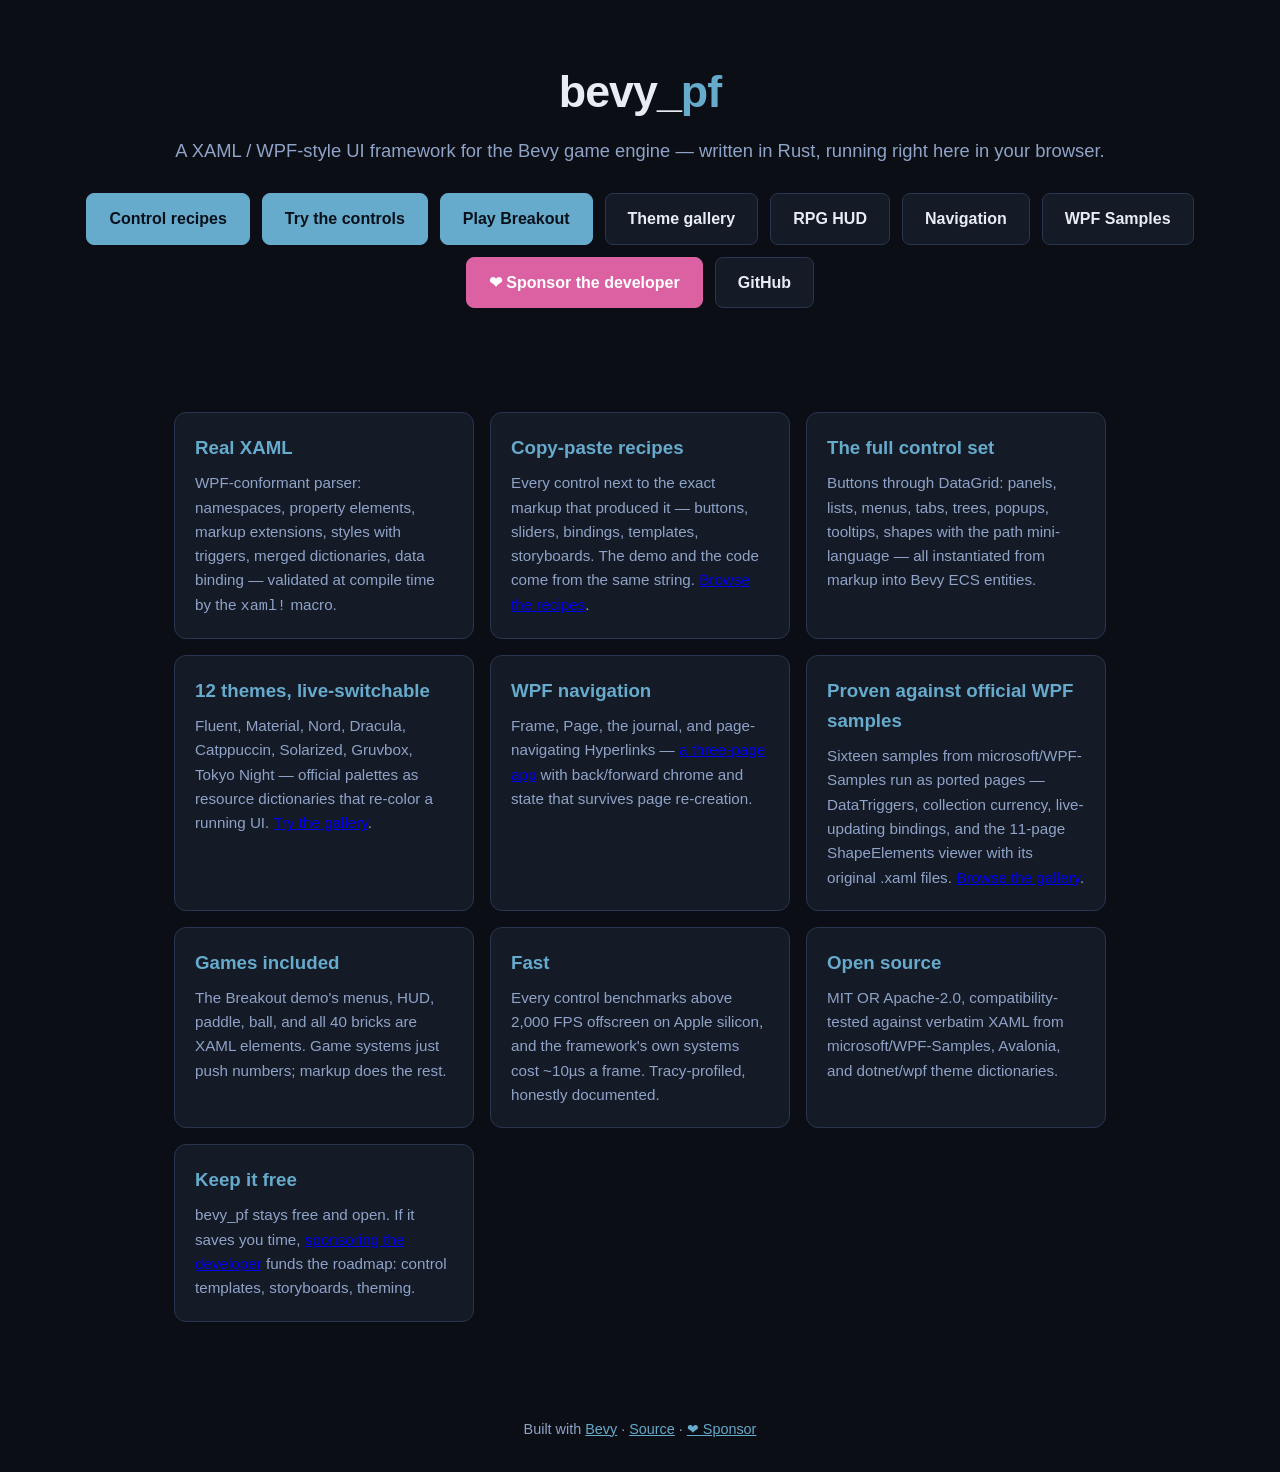
<file: site/index.html>
<!DOCTYPE html>
<html lang="en">
<head>
  <meta charset="utf-8">
  <meta name="viewport" content="width=device-width, initial-scale=1">
  <title>bevy_pf — XAML UI framework for Bevy</title>
  <link rel="stylesheet" href="style.css">
</head>
<body>
  <header class="hero">
    <h1>bevy_<span>pf</span></h1>
    <p class="tag">A XAML / WPF-style UI framework for the Bevy game engine — written in Rust, running right here in your browser.</p>
    <div class="buttons">
      <a class="btn primary" href="snippets.html">Control recipes</a>
      <a class="btn primary" href="showcase.html">Try the controls</a>
      <a class="btn primary" href="breakout.html">Play Breakout</a>
      <a class="btn" href="themes.html">Theme gallery</a>
      <a class="btn" href="rpg.html">RPG HUD</a>
      <a class="btn" href="navigation.html">Navigation</a>
      <a class="btn" href="wpf.html">WPF Samples</a>
      <a class="btn sponsor" href="https://github.com/sponsors/edgarhsanchez" target="_blank" rel="noopener">&#10084; Sponsor the developer</a>
      <a class="btn" href="https://github.com/edgarhsanchez/bevy_pf" target="_blank" rel="noopener">GitHub</a>
    </div>
  </header>

  <div class="wrap">
    <div class="grid">
      <div class="card">
        <h3>Real XAML</h3>
        <p>WPF-conformant parser: namespaces, property elements, markup extensions, styles with triggers, merged dictionaries, data binding — validated at compile time by the <code>xaml!</code> macro.</p>
      </div>
      <div class="card">
        <h3>Copy-paste recipes</h3>
        <p>Every control next to the exact markup that produced it — buttons, sliders, bindings, templates, storyboards. The demo and the code come from the same string. <a href="snippets.html">Browse the recipes</a>.</p>
      </div>
      <div class="card">
        <h3>The full control set</h3>
        <p>Buttons through DataGrid: panels, lists, menus, tabs, trees, popups, tooltips, shapes with the path mini-language — all instantiated from markup into Bevy ECS entities.</p>
      </div>
      <div class="card">
        <h3>12 themes, live-switchable</h3>
        <p>Fluent, Material, Nord, Dracula, Catppuccin, Solarized, Gruvbox, Tokyo Night — official palettes as resource dictionaries that re-color a running UI. <a href="themes.html">Try the gallery</a>.</p>
      </div>
      <div class="card">
        <h3>WPF navigation</h3>
        <p>Frame, Page, the journal, and page-navigating Hyperlinks — <a href="navigation.html">a three-page app</a> with back/forward chrome and state that survives page re-creation.</p>
      </div>
      <div class="card">
        <h3>Proven against official WPF samples</h3>
        <p>Sixteen samples from microsoft/WPF-Samples run as ported pages — DataTriggers, collection currency, live-updating bindings, and the 11-page ShapeElements viewer with its original .xaml files. <a href="wpf.html">Browse the gallery</a>.</p>
      </div>
      <div class="card">
        <h3>Games included</h3>
        <p>The Breakout demo's menus, HUD, paddle, ball, and all 40 bricks are XAML elements. Game systems just push numbers; markup does the rest.</p>
      </div>
      <div class="card">
        <h3>Fast</h3>
        <p>Every control benchmarks above 2,000 FPS offscreen on Apple silicon, and the framework's own systems cost ~10&micro;s a frame. Tracy-profiled, honestly documented.</p>
      </div>
      <div class="card">
        <h3>Open source</h3>
        <p>MIT OR Apache-2.0, compatibility-tested against verbatim XAML from microsoft/WPF-Samples, Avalonia, and dotnet/wpf theme dictionaries.</p>
      </div>
      <div class="card">
        <h3>Keep it free</h3>
        <p>bevy_pf stays free and open. If it saves you time, <a href="https://github.com/sponsors/edgarhsanchez" target="_blank" rel="noopener">sponsoring the developer</a> funds the roadmap: control templates, storyboards, theming.</p>
      </div>
    </div>
  </div>

  <footer>
    Built with <a href="https://bevy.org" target="_blank" rel="noopener">Bevy</a> &middot;
    <a href="https://github.com/edgarhsanchez/bevy_pf" target="_blank" rel="noopener">Source</a> &middot;
    <a href="https://github.com/sponsors/edgarhsanchez" target="_blank" rel="noopener">&#10084; Sponsor</a>
  </footer>
</body>
</html>
</file>
<file: site/style.css>
:root {
  --bg: #0b0e14;
  --panel: #141a26;
  --border: #2a3550;
  --text: #e8ecf4;
  --muted: #8fa3c8;
  --accent: #66aacc;
  --sponsor: #db61a2;
}
* { box-sizing: border-box; margin: 0; padding: 0; }
body {
  background: var(--bg);
  color: var(--text);
  font-family: -apple-system, BlinkMacSystemFont, "Segoe UI", Roboto, sans-serif;
  line-height: 1.6;
  min-height: 100vh;
}
.wrap { max-width: 980px; margin: 0 auto; padding: 24px; }
header.hero { text-align: center; padding: 56px 16px 40px; }
header.hero h1 { font-size: 2.8rem; letter-spacing: -1px; }
header.hero h1 span { color: var(--accent); }
header.hero p.tag { color: var(--muted); font-size: 1.15rem; margin-top: 8px; }
.buttons { display: flex; gap: 12px; justify-content: center; flex-wrap: wrap; margin-top: 28px; }
a.btn {
  display: inline-block; padding: 12px 22px; border-radius: 8px;
  text-decoration: none; font-weight: 600; border: 1px solid var(--border);
  background: var(--panel); color: var(--text); transition: transform .1s ease;
}
a.btn:hover { transform: translateY(-2px); }
a.btn.primary { background: var(--accent); border-color: var(--accent); color: #08111a; }
a.btn.sponsor { background: var(--sponsor); border-color: var(--sponsor); color: #fff; }
.grid { display: grid; grid-template-columns: repeat(auto-fit, minmax(280px, 1fr)); gap: 16px; margin: 40px 0; }
.card { background: var(--panel); border: 1px solid var(--border); border-radius: 12px; padding: 20px; }
.card h3 { margin-bottom: 8px; color: var(--accent); }
.card p { color: var(--muted); font-size: .95rem; }
footer { text-align: center; color: var(--muted); padding: 32px 16px; font-size: .9rem; }
footer a { color: var(--accent); }
.demo-page main { max-width: 1100px; margin: 0 auto; padding: 16px; }
.canvas-holder {
  position: relative; width: 100%; aspect-ratio: 16 / 10;
  background: var(--panel); border: 1px solid var(--border); border-radius: 12px;
  overflow: hidden;
}
.canvas-holder canvas { width: 100%; height: 100%; display: block; outline: none; }
#loading {
  position: absolute; inset: 0; display: flex; flex-direction: column;
  align-items: center; justify-content: center; gap: 12px; color: var(--muted);
}
.spinner {
  width: 36px; height: 36px; border: 3px solid var(--border);
  border-top-color: var(--accent); border-radius: 50%;
  animation: spin 0.9s linear infinite;
}
@keyframes spin { to { transform: rotate(360deg); } }
nav.demo-nav { display: flex; gap: 14px; align-items: center; padding: 14px 16px; max-width: 1100px; margin: 0 auto; }
nav.demo-nav a { color: var(--muted); text-decoration: none; }
nav.demo-nav a:hover { color: var(--text); }
nav.demo-nav .spacer { flex: 1; }
.note { color: var(--muted); font-size: .9rem; margin-top: 12px; }

.howto { max-width: 1100px; margin: 8px auto 40px; padding: 0 16px; }
.howto h2 { margin: 18px 0 6px; font-size: 1.3rem; }
.howto details { background: var(--panel); border: 1px solid var(--border); border-radius: 10px; margin-top: 10px; }
.howto summary { cursor: pointer; padding: 12px 16px; font-weight: 600; color: var(--accent); }
.howto .step { padding: 0 16px 14px; }
.howto p { color: var(--muted); font-size: .92rem; margin: 4px 0 8px; }
.howto pre { background: #0d1420; border: 1px solid var(--border); border-radius: 8px; padding: 12px; overflow-x: auto; font-size: .82rem; line-height: 1.5; color: #dbe4f4; }
</file>
